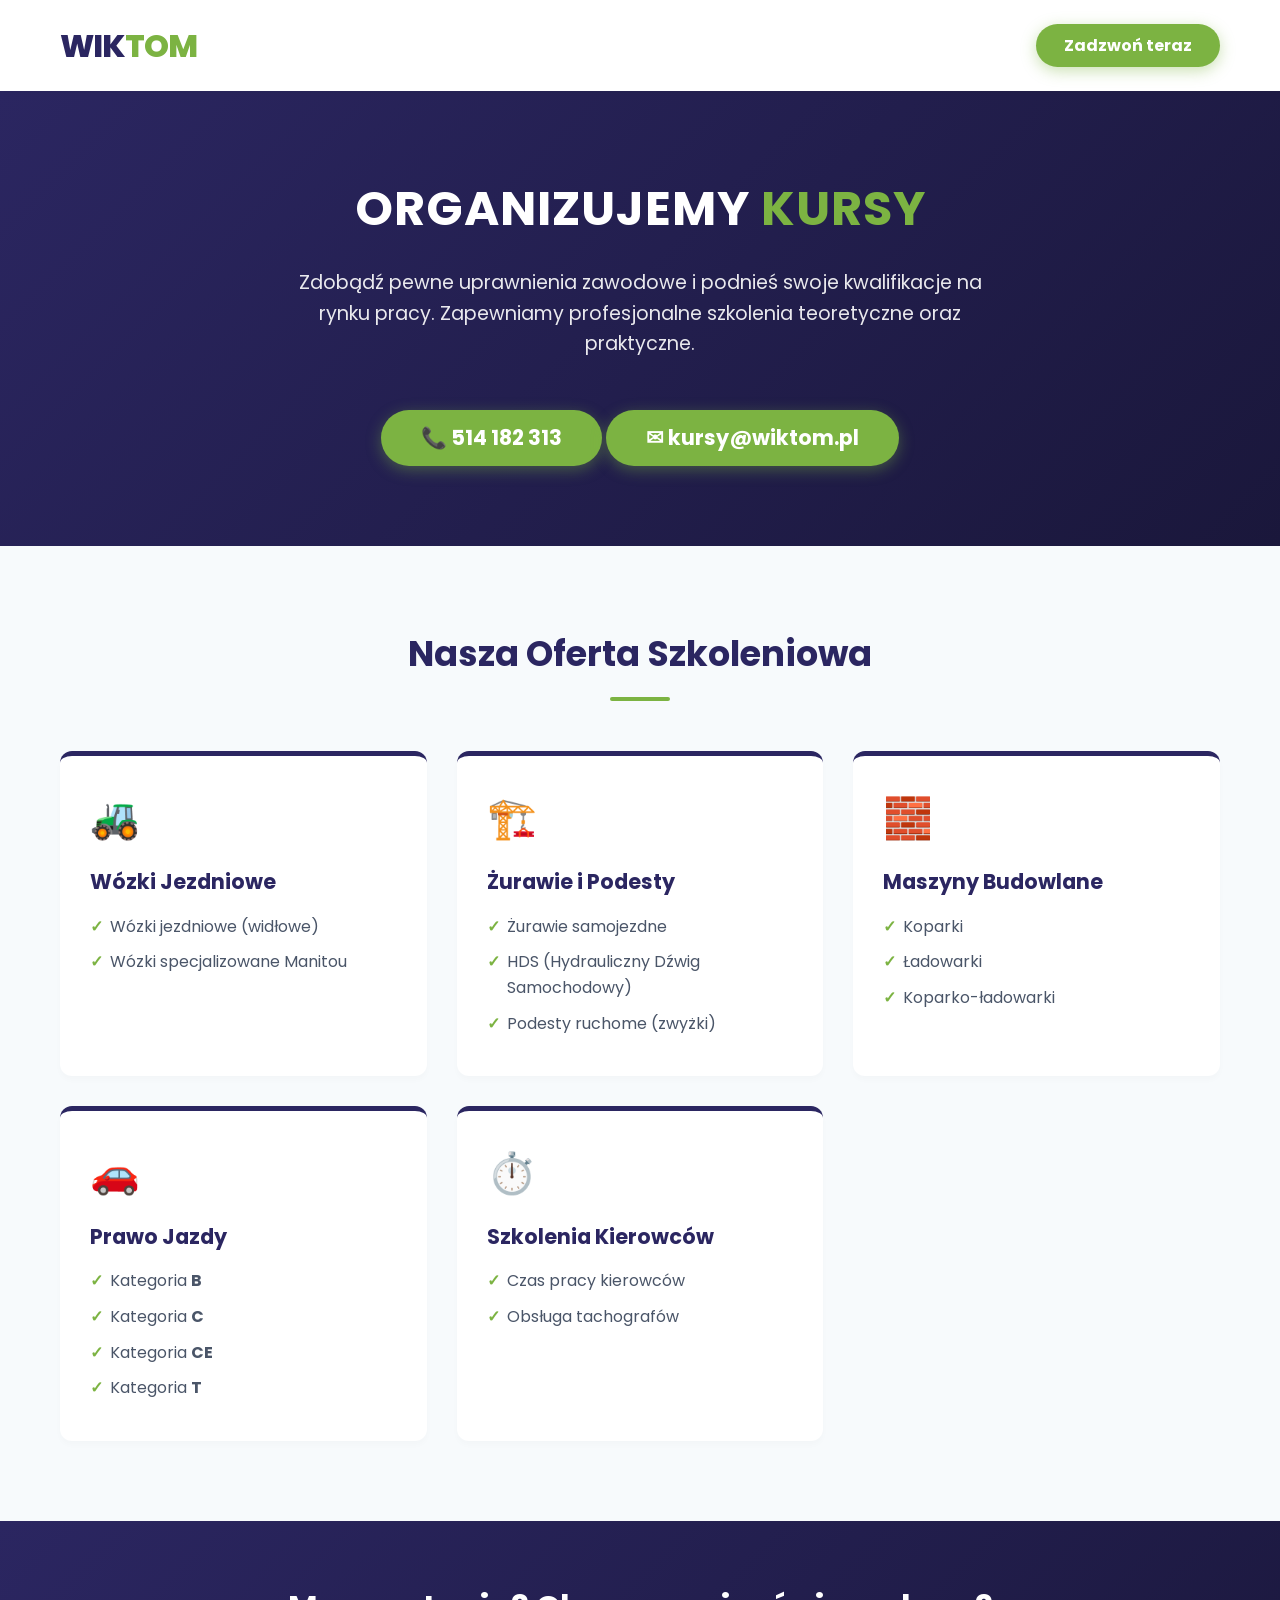
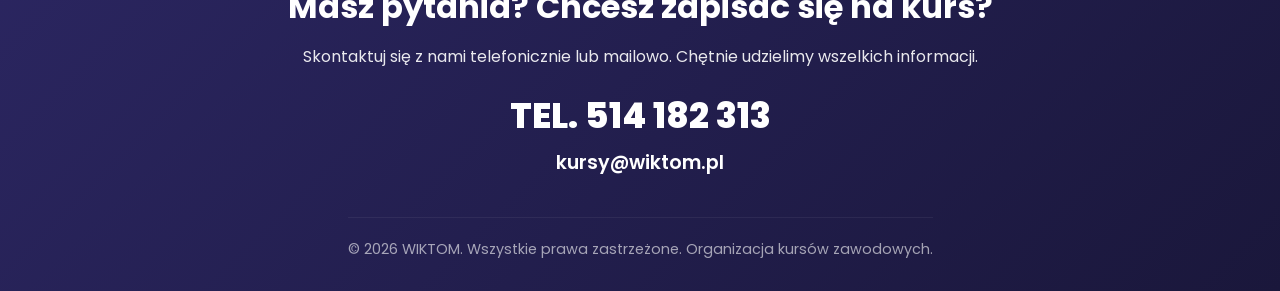
<file: index.html>
<!DOCTYPE html>
<html lang="pl">
<head>
    <meta charset="UTF-8">
    <meta name="viewport" content="width=device-width, initial-scale=1.0">
    <title>WIKTOM - Organizujemy Kursy | Wózki, Maszyny Budowlane, Prawo Jazdy</title>
    <link rel="preconnect" href="https://fonts.googleapis.com">
    <link rel="preconnect" href="https://fonts.gstatic.com" crossorigin>
    <link href="https://fonts.googleapis.com/css2?family=Poppins:wght@400;600;700;800&display=swap" rel="stylesheet">
    <link rel="icon" href="public/media/favicon.svg" type="image/svg+xml">
    <link rel="stylesheet" href="src/styles.css">
    <script src="src/script.js" defer></script>
</head>
<body>

    <!-- Nawigacja -->
    <header>
        <div class="container header-flex">
            <div class="logo">
                <span class="wik">WIK</span><span class="tom">TOM</span>
            </div>
            <a href="tel:514182313" class="btn-contact-top">Zadzwoń teraz</a>
        </div>
    </header>

    <!-- Sekcja Główna (Hero) -->
    <section class="hero">
        <div class="container">
            <h1>Organizujemy <span>Kursy</span></h1>
            <p>Zdobądź pewne uprawnienia zawodowe i podnieś swoje kwalifikacje na rynku pracy. Zapewniamy profesjonalne szkolenia teoretyczne oraz praktyczne.</p>
            <a href="tel:514182313" class="phone-cta">
                📞 514 182 313
            </a>
            <a href="mailto:kursy@wiktom.pl?subject=Zapytanie%20o%20kurs" class="phone-cta email-cta" data-email="kursy@wiktom.pl" data-subject="Zapytanie o kurs">
                ✉ kursy@wiktom.pl
            </a>
        </div>
    </section>

    <!-- Sekcja Kursów -->
    <section class="courses-section">
        <div class="container">
            <h2 class="section-title">Nasza Oferta Szkoleniowa</h2>
            
            <div class="grid">
                <!-- Karta 1: Wózki -->
                <div class="card">
                    <div class="card-icon">🚜</div>
                    <h3>Wózki Jezdniowe</h3>
                    <ul>
                        <li>Wózki jezdniowe (widłowe)</li>
                        <li>Wózki specjalizowane Manitou</li>
                    </ul>
                </div>

                <!-- Karta 2: Żurawie i Podesty -->
                <div class="card">
                    <div class="card-icon">🏗️</div>
                    <h3>Żurawie i Podesty</h3>
                    <ul>
                        <li>Żurawie samojezdne</li>
                        <li>HDS (Hydrauliczny Dźwig Samochodowy)</li>
                        <li>Podesty ruchome (zwyżki)</li>
                    </ul>
                </div>

                <!-- Karta 3: Maszyny Budowlane -->
                <div class="card">
                    <div class="card-icon">🧱</div>
                    <h3>Maszyny Budowlane</h3>
                    <ul>
                        <li>Koparki</li>
                        <li>Ładowarki</li>
                        <li>Koparko-ładowarki</li>
                    </ul>
                </div>

                <!-- Karta 4: Prawo Jazdy -->
                <div class="card">
                    <div class="card-icon">🚗</div>
                    <h3>Prawo Jazdy</h3>
                    <ul>
                        <li>Kategoria <strong>B</strong></li>
                        <li>Kategoria <strong>C</strong></li>
                        <li>Kategoria <strong>CE</strong></li>
                        <li>Kategoria <strong>T</strong></li>
                    </ul>
                </div>

                <!-- Karta 5: Czas pracy / Tachografy -->
                <div class="card">
                    <div class="card-icon">⏱️</div>
                    <h3>Szkolenia Kierowców</h3>
                    <ul>
                        <li>Czas pracy kierowców</li>
                        <li>Obsługa tachografów</li>
                    </ul>
                </div>
            </div>
        </div>
    </section>

    <!-- Stopka i Kontakt -->
    <footer>
        <div class="container footer-content">
            <h2>Masz pytania? Chcesz zapisać się na kurs?</h2>
            <p>Skontaktuj się z nami telefonicznie lub mailowo. Chętnie udzielimy wszelkich informacji.</p>
            <a href="tel:514182313" class="footer-phone">TEL. 514 182 313</a>
            <a href="mailto:kursy@wiktom.pl?subject=Zapytanie%20o%20kurs" class="footer-email" data-email="kursy@wiktom.pl" data-subject="Zapytanie o kurs">kursy@wiktom.pl</a>
            
            <div class="footer-note">
                &copy; 2026 WIKTOM. Wszystkie prawa zastrzeżone. Organizacja kursów zawodowych.
            </div>
        </div>
    </footer>

    <script>
        document.addEventListener('DOMContentLoaded', function () {
            document.querySelectorAll('a[data-email]').forEach(function (link) {
                link.addEventListener('click', function (event) {
                    event.preventDefault();

                    const address = this.getAttribute('data-email');
                    const subject = this.getAttribute('data-subject') || 'Zapytanie o kurs';
                    const mailtoUrl = `mailto:${address}?subject=${encodeURIComponent(subject)}`;

                    window.location.href = mailtoUrl;
                });
            });
        });
    </script>

</body>
</html>
</file>
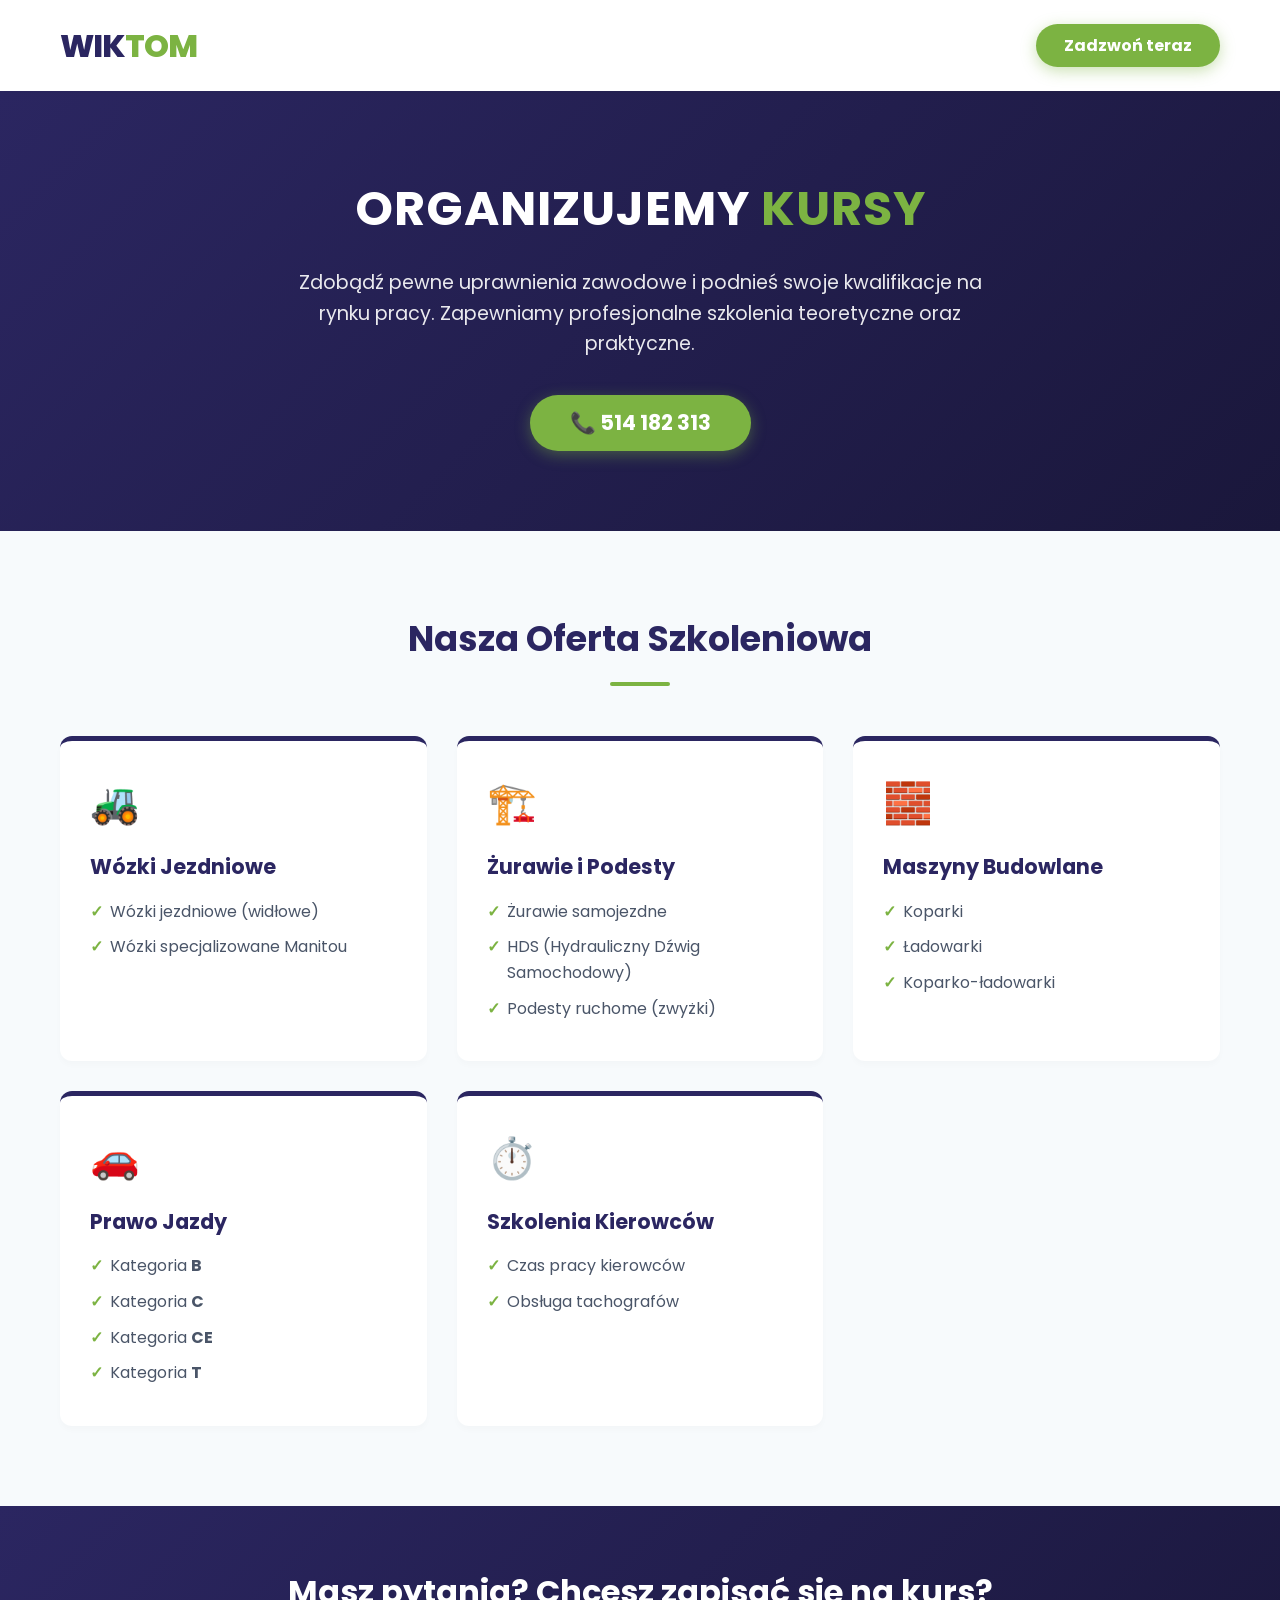
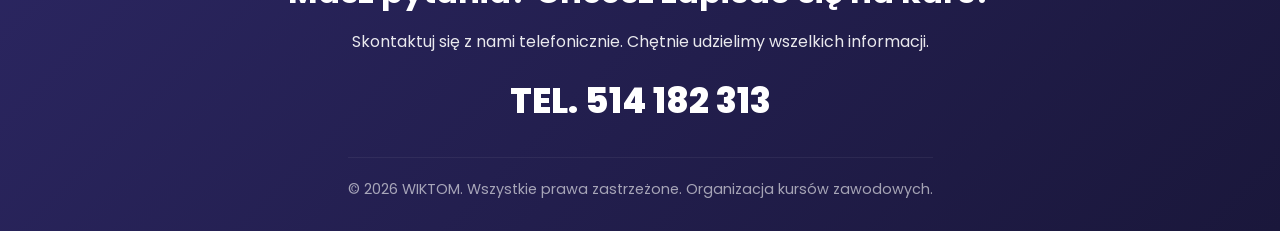
<file: src/index.html>
<!DOCTYPE html>
<html lang="pl">
<head>
    <meta charset="UTF-8">
    <meta name="viewport" content="width=device-width, initial-scale=1.0">
    <title>WIKTOM - Organizujemy Kursy | Wózki, Maszyny Budowlane, Prawo Jazdy</title>
    <link rel="preconnect" href="https://fonts.googleapis.com">
    <link rel="preconnect" href="https://fonts.gstatic.com" crossorigin>
    <link href="https://fonts.googleapis.com/css2?family=Poppins:wght@400;600;700;800&display=swap" rel="stylesheet">
    <link rel="icon" href="../public/media/favicon.svg" type="image/svg+xml">
    <link rel="stylesheet" href="./styles.css">
</head>
<body>

    <!-- Nawigacja -->
    <header>
        <div class="container header-flex">
            <div class="logo">
                <span class="wik">WIK</span><span class="tom">TOM</span>
            </div>
            <a href="tel:514182313" class="btn-contact-top">Zadzwoń teraz</a>
        </div>
    </header>

    <!-- Sekcja Główna (Hero) -->
    <section class="hero">
        <div class="container">
            <h1>Organizujemy <span>Kursy</span></h1>
            <p>Zdobądź pewne uprawnienia zawodowe i podnieś swoje kwalifikacje na rynku pracy. Zapewniamy profesjonalne szkolenia teoretyczne oraz praktyczne.</p>
            <a href="tel:514182313" class="phone-cta">
                📞 514 182 313
            </a>
        </div>
    </section>

    <!-- Sekcja Kursów -->
    <section class="courses-section">
        <div class="container">
            <h2 class="section-title">Nasza Oferta Szkoleniowa</h2>
            
            <div class="grid">
                <!-- Karta 1: Wózki -->
                <div class="card">
                    <div class="card-icon">🚜</div>
                    <h3>Wózki Jezdniowe</h3>
                    <ul>
                        <li>Wózki jezdniowe (widłowe)</li>
                        <li>Wózki specjalizowane Manitou</li>
                    </ul>
                </div>

                <!-- Karta 2: Żurawie i Podesty -->
                <div class="card">
                    <div class="card-icon">🏗️</div>
                    <h3>Żurawie i Podesty</h3>
                    <ul>
                        <li>Żurawie samojezdne</li>
                        <li>HDS (Hydrauliczny Dźwig Samochodowy)</li>
                        <li>Podesty ruchome (zwyżki)</li>
                    </ul>
                </div>

                <!-- Karta 3: Maszyny Budowlane -->
                <div class="card">
                    <div class="card-icon">🧱</div>
                    <h3>Maszyny Budowlane</h3>
                    <ul>
                        <li>Koparki</li>
                        <li>Ładowarki</li>
                        <li>Koparko-ładowarki</li>
                    </ul>
                </div>

                <!-- Karta 4: Prawo Jazdy -->
                <div class="card">
                    <div class="card-icon">🚗</div>
                    <h3>Prawo Jazdy</h3>
                    <ul>
                        <li>Kategoria <strong>B</strong></li>
                        <li>Kategoria <strong>C</strong></li>
                        <li>Kategoria <strong>CE</strong></li>
                        <li>Kategoria <strong>T</strong></li>
                    </ul>
                </div>

                <!-- Karta 5: Czas pracy / Tachografy -->
                <div class="card">
                    <div class="card-icon">⏱️</div>
                    <h3>Szkolenia Kierowców</h3>
                    <ul>
                        <li>Czas pracy kierowców</li>
                        <li>Obsługa tachografów</li>
                    </ul>
                </div>
            </div>
        </div>
    </section>

    <!-- Stopka i Kontakt -->
    <footer>
        <div class="container footer-content">
            <h2>Masz pytania? Chcesz zapisać się na kurs?</h2>
            <p>Skontaktuj się z nami telefonicznie. Chętnie udzielimy wszelkich informacji.</p>
            <a href="tel:514182313" class="footer-phone">TEL. 514 182 313</a>
            
            <div class="footer-note">
                &copy; 2026 WIKTOM. Wszystkie prawa zastrzeżone. Organizacja kursów zawodowych.
            </div>
        </div>
    </footer>

</body>
</html>
</file>
<file: src/styles.css>
:root {
    --primary-color: #2b2661; /* Ciemny granat z wizytówki */
    --accent-color: #7cb342;  /* Jasna zieleń z wizytówki */
    --text-dark: #2d3748;
    --bg-light: #f7fafc;
}

* {
    margin: 0;
    padding: 0;
    box-sizing: border-box;
}

body {
    font-family: 'Poppins', sans-serif;
    color: var(--text-dark);
    line-height: 1.6;
    background-color: #ffffff;
}

.container {
    width: 100%;
    max-width: 1200px;
    margin: 0 auto;
    padding: 0 20px;
}

/* Header / Logo */
header {
    background-color: #ffffff;
    padding: 20px 0;
    box-shadow: 0 2px 10px rgba(0,0,0,0.05);
    position: sticky;
    top: 0;
    z-index: 100;
}

.header-flex {
    display: flex;
    justify-content: space-between;
    align-items: center;
}

.logo {
    font-size: 2rem;
    font-weight: 800;
    letter-spacing: -1px;
}

.logo .wik {
    color: var(--primary-color);
}

.logo .tom {
    color: var(--accent-color);
}

.btn-contact-top,
.btn-contact-top:visited,
.btn-contact-top:hover,
.btn-contact-top:active {
    display: inline-flex;
    align-items: center;
    justify-content: center;
    background-color: var(--accent-color);
    color: #ffffff !important;
    text-decoration: none;
    padding: 12px 28px;
    border-radius: 50px;
    font-weight: 700;
    transition: all 0.3s ease;
    font-size: 1rem;
    box-shadow: 0 4px 15px rgba(124, 179, 66, 0.4);
    line-height: 1.2;
}

.btn-contact-top:hover {
    background-color: var(--accent-color);
    transform: translateY(-2px);
    box-shadow: 0 6px 20px rgba(124, 179, 66, 0.6);
}

/* Hero Section */
.hero {
    background: linear-gradient(135deg, var(--primary-color) 0%, #1a173b 100%);
    color: white;
    padding: 80px 0;
    text-align: center;
    position: relative;
    overflow: hidden;
}

.hero h1 {
    font-size: 3rem;
    font-weight: 700;
    margin-bottom: 20px;
    text-transform: uppercase;
    letter-spacing: 1px;
}

.hero h1 span {
    color: var(--accent-color);
}

.hero p {
    font-size: 1.2rem;
    max-width: 700px;
    margin: 0 auto 35px auto;
    opacity: 0.9;
}

.phone-cta {
    display: inline-flex;
    align-items: center;
    justify-content: center;
    background-color: var(--accent-color);
    color: white;
    text-decoration: none;
    font-size: 1.3rem;
    font-weight: 700;
    padding: 15px 40px;
    border-radius: 50px;
    box-shadow: 0 4px 15px rgba(124, 179, 66, 0.4);
    transition: all 0.3s ease;
    min-height: 56px;
    line-height: 1.2;
}
a[href^="mailto:"],
a[href^="tel:"],
a.phone-cta,
.email-cta,
.footer-phone,
.footer-email {
    color: inherit;
    text-decoration: none;
}

a[href^="mailto:"]:visited,
a[href^="tel:"]:visited,
a.phone-cta:visited,
.email-cta:visited,
.footer-phone:visited,
.footer-email:visited {
    color: inherit;
}

.phone-cta:hover {
    transform: scale(1.05);
    box-shadow: 0 6px 20px rgba(124, 179, 66, 0.6);
}

.email-cta {
    margin-top: 15px;
    font-size: 1.3rem;
    padding: 15px 40px;
    background-color: var(--accent-color);
    color: white;
    box-shadow: 0 4px 15px rgba(124, 179, 66, 0.4);
    border-radius: 50px;
    display: inline-flex;
    align-items: center;
    justify-content: center;
    min-height: 56px;
    line-height: 1.2;
}

.email-cta:hover {
    transform: scale(1.05);
    box-shadow: 0 6px 20px rgba(124, 179, 66, 0.6);
    color: white;
}

/* Sekcja Kursów */
.courses-section {
    padding: 80px 0;
    background-color: var(--bg-light);
}

.section-title {
    text-align: center;
    font-size: 2.2rem;
    color: var(--primary-color);
    margin-bottom: 50px;
    position: relative;
    font-weight: 700;
}

.section-title::after {
    content: '';
    display: block;
    width: 60px;
    height: 4px;
    background-color: var(--accent-color);
    margin: 15px auto 0 auto;
    border-radius: 2px;
}

.grid {
    display: grid;
    grid-template-columns: repeat(auto-fit, minmax(300px, 1fr));
    gap: 30px;
}

.card {
    background: white;
    padding: 30px;
    border-radius: 12px;
    box-shadow: 0 4px 6px rgba(0,0,0,0.02);
    border-top: 5px solid var(--primary-color);
    transition: all 0.3s ease;
}

.card:hover {
    transform: translateY(-5px);
    box-shadow: 0 10px 20px rgba(0,0,0,0.05);
    border-top-color: var(--accent-color);
}

.card-icon {
    font-size: 2.5rem;
    margin-bottom: 15px;
    display: inline-block;
}

.card h3 {
    font-size: 1.3rem;
    color: var(--primary-color);
    margin-bottom: 15px;
    font-weight: 700;
}

.card ul {
    list-style: none;
}

.card ul li {
    margin-bottom: 10px;
    position: relative;
    padding-left: 20px;
    font-size: 1rem;
    color: #4a5568;
}

.card ul li::before {
    content: "✓";
    color: var(--accent-color);
    font-weight: bold;
    position: absolute;
    left: 0;
}

/* Sekcja Kontaktowa Footer */
footer {
    background: linear-gradient(135deg, var(--primary-color) 0%, #1a173b 100%);
    color: white;
    padding: 60px 0 30px 0;
    text-align: center;
}

.footer-content {
    display: flex;
    flex-direction: column;
    align-items: center;
}

.footer-content h2 {
    font-size: 2rem;
    margin-bottom: 12px;
}

.footer-content p {
    max-width: 700px;
    margin: 0 auto 10px auto;
    opacity: 0.9;
}

.footer-phone,
.footer-email {
    text-decoration: none;
    transition: color 0.3s ease;
    font-family: inherit;
}

.footer-phone {
    font-size: 2.2rem;
    font-weight: 800;
    color: var(--accent-color);
    margin: 8px 0 4px 0;
}

.footer-phone:hover,
.footer-email:hover {
    color: white;
    transform: translateY(-2px) scale(1.03);
}

.footer-email {
    font-size: 1.2rem;
    font-weight: 600;
    color: white;
    margin-bottom: 14px;
}

.footer-note {
    font-size: 0.9rem;
    opacity: 0.6;
    margin-top: 24px;
    border-top: 1px solid rgba(255,255,255,0.1);
    padding-top: 20px;
}

/* Responsywność */
@media (max-width: 768px) {
    .hero h1 {
        font-size: 2rem;
    }
    .hero p {
        font-size: 1rem;
    }
    .phone-cta {
        font-size: 1.2rem;
        padding: 12px 30px;
    }
    .footer-phone {
        font-size: 1.8rem;
    }
    .header-flex {
        flex-direction: column;
        gap: 15px;
    }
}
</file>
